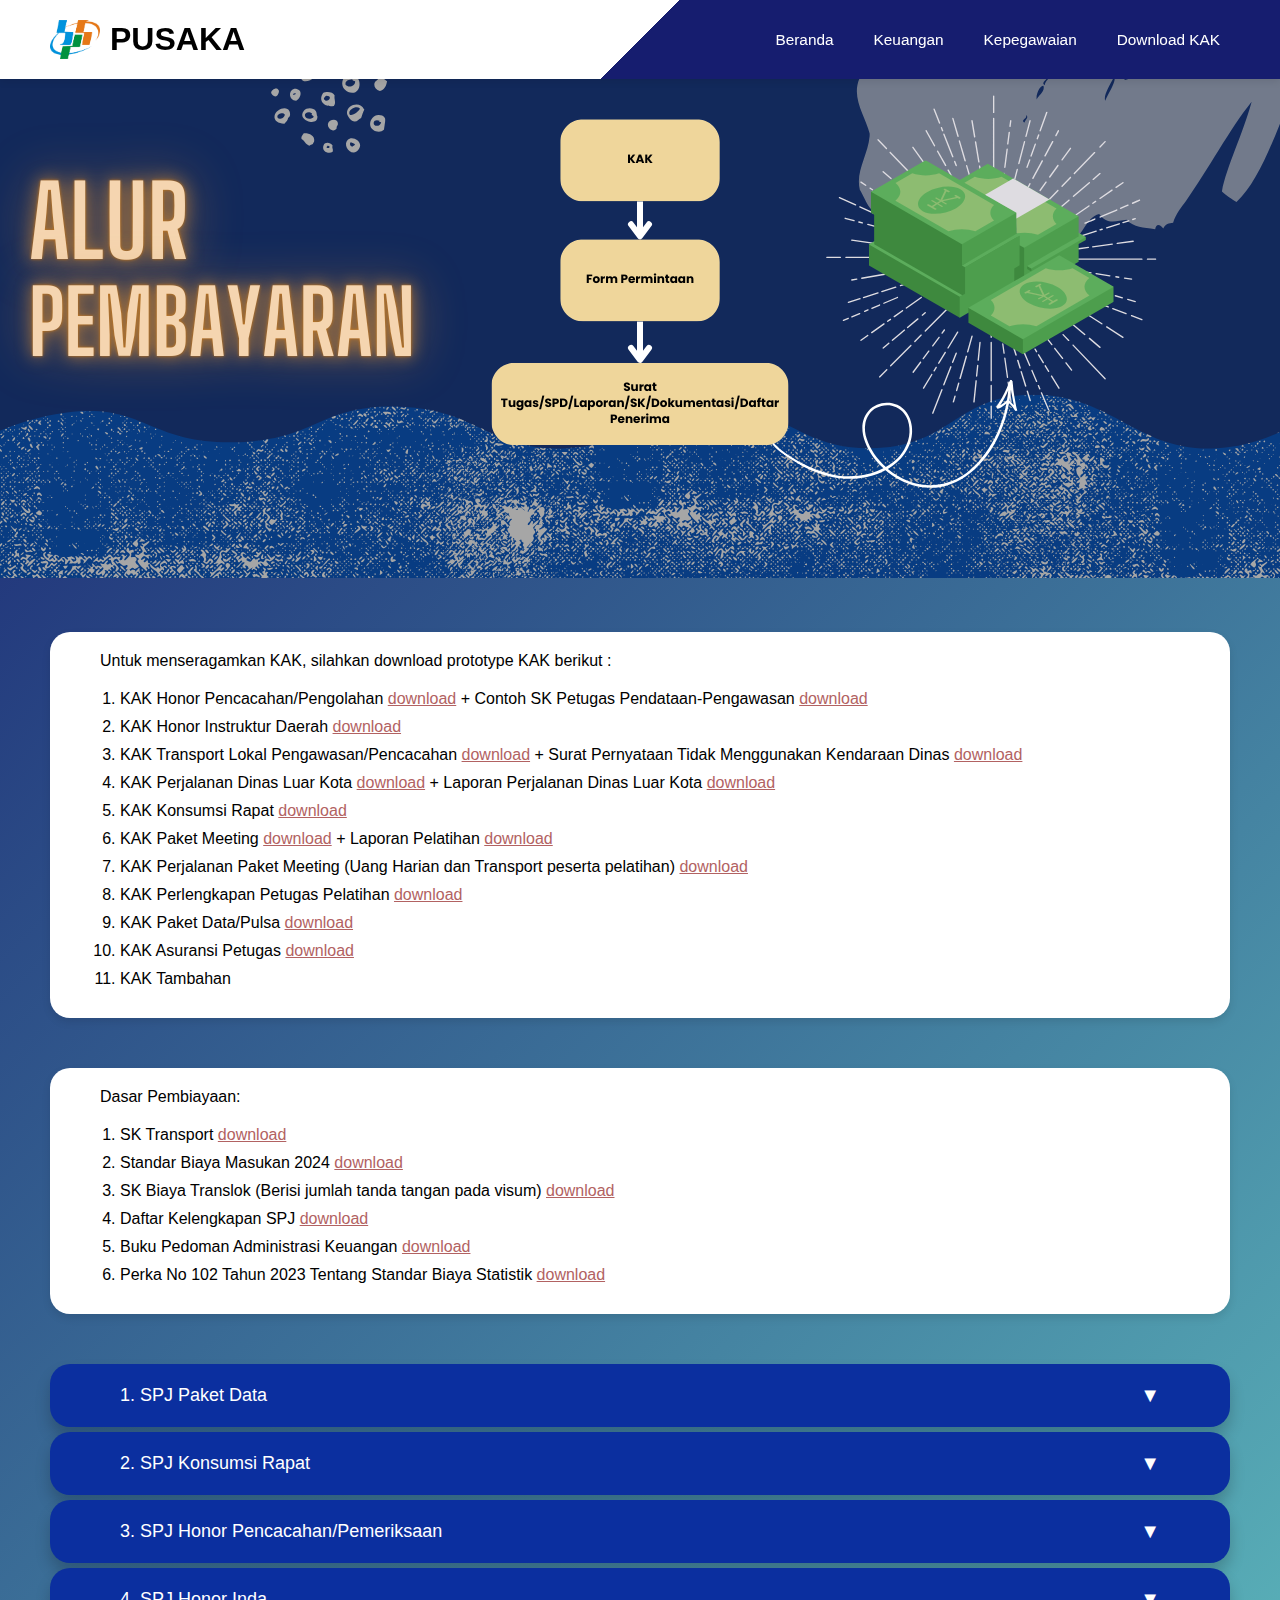
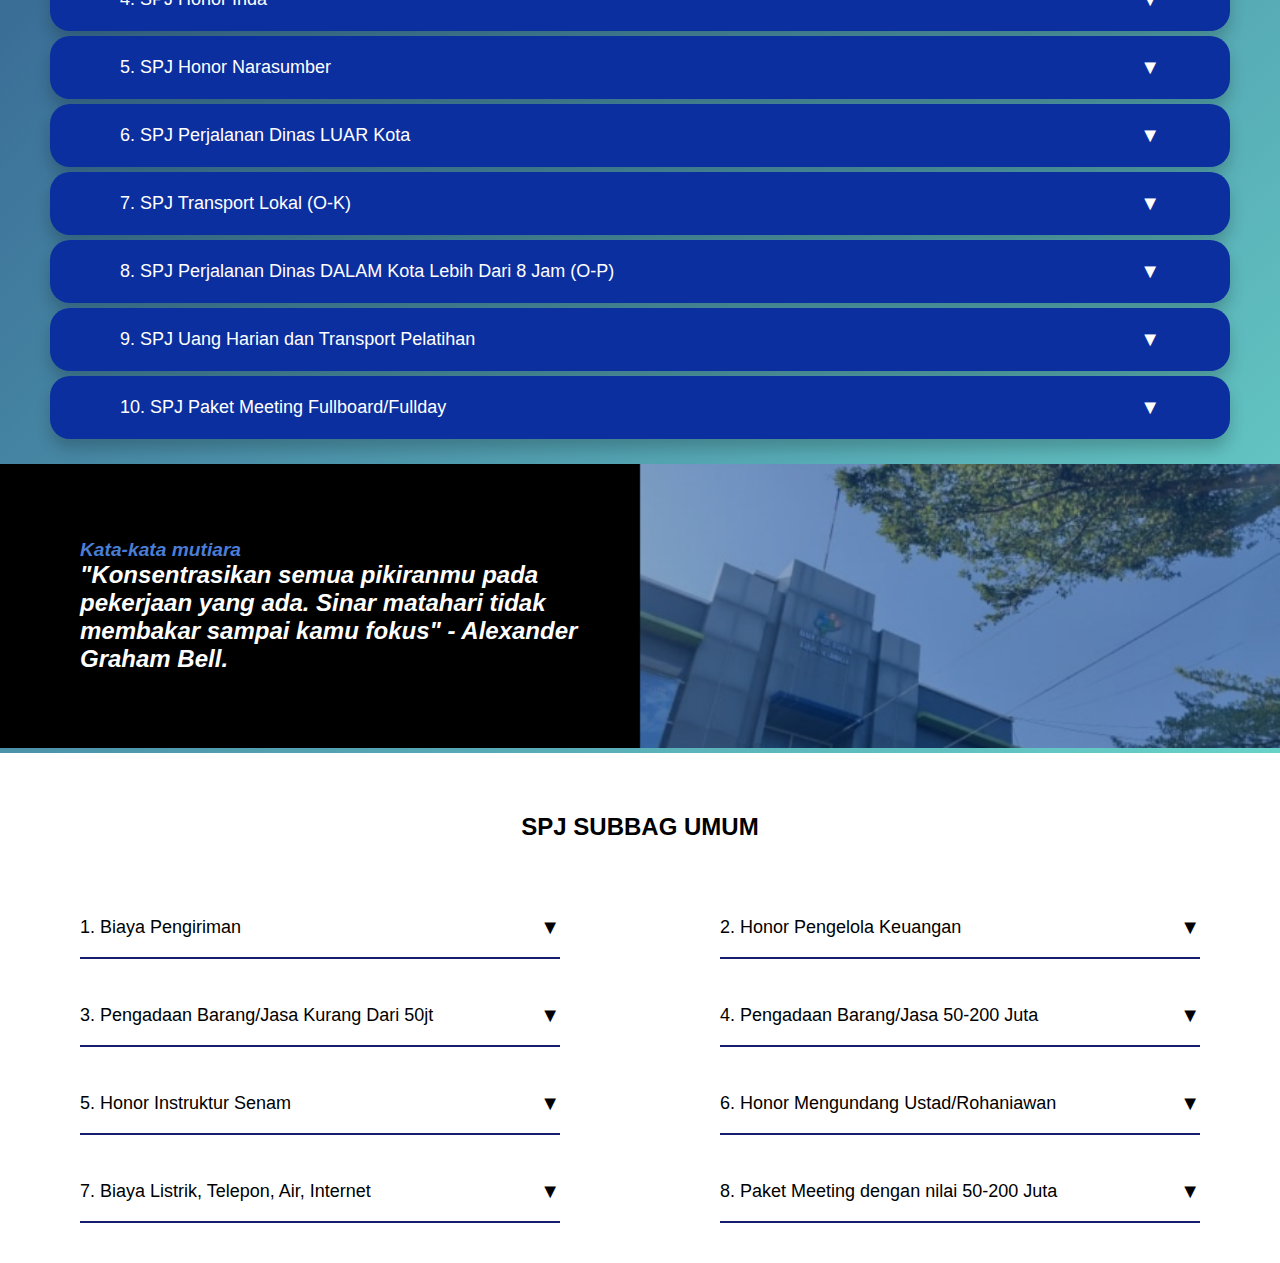
<file: downloadkak.html>
<!DOCTYPE html>
<html lang="en">
<head>
    <meta charset="UTF-8">
    <meta name="viewport" content="width=device-width, initial-scale=1.0">
    <title>Dashboard</title>
    <link rel="stylesheet" href="downloadkak.css">
</head>
<body>
    <header class="header">
        <div class="container">
            <div class="logo">
                <img src="bps_logo.png" alt="Logo">
                <h1>PUSAKA</h1>
            </div>
            <nav class="nav">
                <button class="hamburger" onclick="toggleMenu()">&#9776;</button>
            <ul>
                <li><a href="index.html">Beranda</a></li>
                <li><a href="keuangan.html">Keuangan</a></li>
                <li><a href="kepegawaian.html">Kepegawaian</a></li>
                <li><a href="downloadkak.html">Download KAK</a></li>
            </ul>
        </nav>
        </div>
    </header>
    <div class="card">
        <img src="alur_pembayaran.png">
    </div>
    <div class="card-1">
        <p>Untuk menseragamkan KAK, silahkan download prototype KAK berikut : </p>
        <ul>
            <li>KAK Honor Pencacahan/Pengolahan <a href="https://docs.google.com/document/d/1mTXMMhJjM-t87t6UUxYsHz511i8ZIOOX/edit">download</a> + Contoh SK Petugas Pendataan-Pengawasan <a href="https://docs.google.com/document/d/1ohRD6cSDXsfwS8-gCcslEMasldqaG3d_/edit">download</a></li>
            <li>KAK Honor Instruktur Daerah <a href="https://docs.google.com/document/d/13fGq-zqymWbvEEnCeI77T_qFrsY0uvo6/edit">download</a></li>
            <li>KAK Transport Lokal Pengawasan/Pencacahan <a href="https://docs.google.com/document/d/1TEqc5XPnqgK9eyzZz2dcdoliP-660iFv/edit">download</a> + Surat Pernyataan Tidak Menggunakan Kendaraan Dinas <a href="https://docs.google.com/document/d/1VUHlMzF-_lR6Z977oOvEppI_xcUQ3lPh/edit">download</a></li>
            <li>KAK Perjalanan Dinas Luar Kota <a href="https://docs.google.com/document/d/1Y41Wdi87zZ5GooET2_lTvz5UdufJBmyv/edit">download</a> + Laporan Perjalanan Dinas Luar Kota <a href="https://docs.google.com/document/d/1-_4HKVIXEUIuoj7zutTmGiGNrQQ3Rg9F/edit">download</a></li>
            <li>KAK Konsumsi Rapat <a href="https://docs.google.com/document/d/1-ygBMLA2E1ZwyVoYN1WOANlywLEwnOTS/edit">download</a></li>
            <li>KAK Paket Meeting <a href="https://docs.google.com/document/d/1i3FF2IsVMqzxhKAUwYYG1QmjIL-4_CO3/edit">download</a> + Laporan Pelatihan <a href="https://drive.google.com/file/d/1OuxgO22tUV1py0hUZx2cyJpk_qdxjD4k/view?usp=drive_link">download</a></li>
            <li>KAK Perjalanan Paket Meeting (Uang Harian dan Transport peserta pelatihan) <a href="https://docs.google.com/document/d/1i3FF2IsVMqzxhKAUwYYG1QmjIL-4_CO3/edit">download</a></li>
            <li>KAK Perlengkapan Petugas Pelatihan <a href="https://docs.google.com/document/d/1ocxaOWjF3436HJWK9d_RYMzyQsZZSeBc/edit">download</a></li>
            <li>KAK Paket Data/Pulsa <a href="https://docs.google.com/document/d/17pws3X5XpnWYFh6PhMsU02T_IZosLMyn/edit?usp=drive_link&ouid=108031119024720033255&rtpof=true&sd=true">download</a></li> 
            <li>KAK Asuransi Petugas <a href="https://docs.google.com/document/d/1oqc1BQZlrtiND6v2ozs7LrJH5qdPvdaE/edit?usp=drive_link&ouid=108031119024720033255&rtpof=true&sd=true">download</a></li>
            <li>KAK Tambahan</li>
        </ul>
    </div>
    <div class="card-2">
        <p>Dasar Pembiayaan:</p>
        <ul>
            <li>SK Transport <a href="https://drive.google.com/file/d/1pE9tRyUE06-_D5s44vpdV2_vvc_CL1u9/view">download</a></li>
            <li>Standar Biaya Masukan 2024 <a href="https://drive.google.com/file/d/1kEH4L4SSE5R9vUG71GI1B5YSzDu7jLPO/view">download</a></li>
            <li>SK Biaya Translok (Berisi jumlah tanda tangan pada visum) <a href="https://drive.google.com/file/d/1qJ35u3GnWbcUqhdZfov-x5xRXeiaTeED/view">download</a></li>
            <li>Daftar Kelengkapan SPJ <a href="https://drive.google.com/file/d/1bg1Wu4BB5xxV5oerwiMLj5mxORaX-fgW/view">download</a></li>
            <li>Buku Pedoman Administrasi Keuangan <a href="https://drive.google.com/file/d/1jAZ1akra65utKXYLLSPZTggpT_t1Gqpm/view">download</a></li>
            <li>Perka No 102 Tahun 2023 Tentang Standar Biaya Statistik <a href="https://drive.google.com/file/d/1b-jRH1FCIr2pwMl3TdEh00e8Hb60HZQB/view">download</a></li>
        </ul>
    </div>
    <div class="collapsible-container">
        <button class="collapsible">1. SPJ Paket Data<span class="arrow">&#9660;</span></button>
        <div class="content">
            <img src="paket data.png" alt="Gambar" class="dropdown-image">
        </div>
    </div>
    <div class="collapsible-container">
        <button class="collapsible">2. SPJ Konsumsi Rapat<span class="arrow">&#9660;</span></button>
        <div class="content">
            <img src="Konsumsi.png" alt="Gambar" class="dropdown-image">
        </div>
    </div>
    <div class="collapsible-container">
        <button class="collapsible">3. SPJ Honor Pencacahan/Pemeriksaan<span class="arrow">&#9660;</span></button>
        <div class="content">
            <img src="honor pencacahan.png" alt="Gambar" class="dropdown-image">
        </div>
    </div>
    <div class="collapsible-container">
        <button class="collapsible">4. SPJ Honor Inda<span class="arrow">&#9660;</span></button>
        <div class="content">
            <img src="honor inda.png" alt="Gambar" class="dropdown-image">
        </div>
    </div>
    <div class="collapsible-container">
        <button class="collapsible">5. SPJ Honor Narasumber<span class="arrow">&#9660;</span></button>
        <div class="content">
            <img src="honor narasumber.png" alt="Gambar" class="dropdown-image">
        </div>
    </div>
    <div class="collapsible-container">
        <button class="collapsible">6. SPJ Perjalanan Dinas LUAR Kota<span class="arrow">&#9660;</span></button>
        <div class="content">
            <img src="perjalanan dinas luar.png" alt="Gambar" class="dropdown-image">
        </div>
    </div>
    <div class="collapsible-container">
        <button class="collapsible">7. SPJ Transport Lokal (O-K)<span class="arrow">&#9660;</span></button>
        <div class="content">
            <img src="transport lokal.png" alt="Gambar" class="dropdown-image">
        </div>
    </div>
    <div class="collapsible-container">
        <button class="collapsible">8. SPJ Perjalanan Dinas DALAM Kota Lebih Dari 8 Jam (O-P)<span class="arrow">&#9660;</span></button>
        <div class="content">
            <img src="perjalanan dinas dalam.png" alt="Gambar" class="dropdown-image">
        </div>
    </div>
    <div class="collapsible-container">
        <button class="collapsible">9. SPJ Uang Harian dan Transport Pelatihan<span class="arrow">&#9660;</span></button>
        <div class="content">
            <img src="uang harian.png" alt="Gambar" class="dropdown-image">
        </div>
    </div>
    <div class="collapsible-container">
        <button class="collapsible">10. SPJ Paket Meeting Fullboard/Fullday<span class="arrow">&#9660;</span></button>
        <div class="content">
            <img src="paket meeting.png" alt="Gambar" class="dropdown-image">
        </div>
    </div>
    <div class="pemisah-container">
        <div class="kata">
            <h6>Kata-kata mutiara</h6>
            <h3>"Konsentrasikan semua pikiranmu pada pekerjaan yang ada. Sinar matahari tidak membakar sampai kamu fokus" - Alexander Graham Bell.</h3>
        </div>
        <div class="kosong">
        </div>
    </div>
    <div class="card-4">
        <h2>SPJ SUBBAG UMUM</h2>
    </div>
    <div class="collapsible-container-grid">
        <div class="collapsible-item">
            <button class="collapsible-2">1. Biaya Pengiriman<span class="arrow">&#9660;</span></button>
            <div class="content">
                <img src="biayapengiriman.png" alt="Gambar" class="dropdown-image">
            </div>
        </div>
        <div class="collapsible-item">
            <button class="collapsible-2">2. Honor Pengelola Keuangan<span class="arrow">&#9660;</span></button>
            <div class="content">
                <img src="honorpengelola.png" alt="Gambar" class="dropdown-image">
            </div>
        </div>
        <div class="collapsible-item">
            <button class="collapsible-2">3. Pengadaan Barang/Jasa Kurang Dari 50jt<span class="arrow">&#9660;</span></button>
            <div class="content">
                <img src="pengadaanbarang50jt.png" alt="Gambar" class="dropdown-image">
            </div>
        </div>
        <div class="collapsible-item">
            <button class="collapsible-2">4. Pengadaan Barang/Jasa 50-200 Juta<span class="arrow">&#9660;</span></button>
            <div class="content">
                <img src="pengadaanbaranf50-200jt.png" alt="Gambar" class="dropdown-image">
            </div>
        </div>
        <div class="collapsible-item">
            <button class="collapsible-2">5. Honor Instruktur Senam<span class="arrow">&#9660;</span></button>
            <div class="content">
                <img src="honorinstruktur.png" alt="Gambar" class="dropdown-image">
            </div>
        </div>
        <div class="collapsible-item">
            <button class="collapsible-2">6. Honor Mengundang Ustad/Rohaniawan<span class="arrow">&#9660;</span></button>
            <div class="content">
                <img src="honorustad.png" alt="Gambar" class="dropdown-image">
            </div>
        </div>
        <div class="collapsible-item">
            <button class="collapsible-2">7. Biaya Listrik, Telepon, Air, Internet<span class="arrow">&#9660;</span></button>
            <div class="content">
                <img src="biayalistrik.png" alt="Gambar" class="dropdown-image">
            </div>
        </div>
        <div class="collapsible-item">
            <button class="collapsible-2">8. Paket Meeting dengan nilai 50-200 Juta<span class="arrow">&#9660;</span></button>
            <div class="content">
                <img src="paketmeeting.png" alt="Gambar" class="dropdown-image">
            </div>
        </div>
        </div>
    </div>    
    <script src="script.js"></script>
</body>
</html>
</file>
<file: downloadkak.css>
/* Resetting default browser styles */
* {
    margin: 0;
    padding: 0;
    box-sizing: border-box;
}

body {
    font-family: 'Arial', sans-serif;
    background: linear-gradient(135deg,  #161D6F 0%, #74ebd5 100%);
    padding-top: 78px; /* Memberikan padding untuk menghindari konten tertutup header */
}

.header {
    background: linear-gradient(135deg,  #ffffff 50%,#161D6F 30%);
    color: black;
    padding: 20px 0;
    position: fixed; /* Membuat header tetap di tempat */
    top: 0;
    left: 0;
    right: 0;
    z-index: 1000; /* Agar header selalu berada di atas konten lainnya */
    box-shadow: 0 2px 8px rgba(0, 0, 0, 0.1);
}

.container {
    display: flex;
    justify-content: space-between;
    align-items: center;
    margin: 0 auto;
    padding-left: 50px;
    padding-right: 50px;
}

.logo {
    display: flex;
    align-items: center
}

.logo img {
    width: 50px;
    height: auto;
    margin-right: 10px;
}

.logo h1 {
    color: rgb(0, 0, 0);
    font-size: 2rem;
    font-weight: bold;
}

.nav ul {
    list-style: none;
    display: flex;
    gap: 20px;
}

.nav ul li {
    position: relative;
}

.nav ul li a {
    text-decoration: none;
    color: rgb(255, 255, 255);
    font-size: 1.2vw;
    padding-left: 10px;
    padding-right: 10px;
    padding-top: 10px;
    padding-bottom: 10px;
}

.nav ul li a:hover {
    background-color: #ffffff;
    color: #000000;
    padding-left: 10px;
    padding-right: 10px;
    padding-top: 10px;
    padding-bottom: 10px;
    border-radius: 10px;
}
.card {
    text-align: center;
}
.card img {
    width: 100%;  /* Memastikan gambar mengambil lebar penuh */
}
.card-1, .card-2 {
    background-color: #ffffff;
    padding-left: 50px;
    padding-right: 50px;
    padding-bottom: 20px;
    padding-top: 20px;
    border-radius: 20px;
    margin: 50px;
    box-shadow: 0 4px 8px rgba(0, 0, 0, 0.1);
    transition: 
        transform 0.3s ease-in-out, 
        box-shadow 0.3s ease-in-out, 
        background-color 0.3s ease-in-out;
}

.card-1 li, .card-2 li {
    list-style-type: decimal;
    margin-left: 20px;
    margin-bottom: 10px;
}

.card-1 li a, .card-2 li a {
    color: #b26262;
}

.card-1 p, .card-2 p {
    margin-bottom: 20px; /* Jarak antara paragraf dan daftar */
}

.collapsible-container {
    padding-left:50px;
    padding-right: 50px;
}
/* Collapsible button styling */
.collapsible {
    background-color: #0B2F9F;
    color: white;
    cursor: pointer;
    padding-left:70px;
    padding-right:70px;
    padding-top: 20px;
    padding-bottom: 20px;
    width: 100%;
    border: none;
    border-radius: 20px;
    text-align: left;
    outline: none;
    font-size: 18px;
    transition: background-color 0.3s ease;
    box-shadow: 0 10px 15px rgba(0, 0, 0, 0.2);
    display: flex;
    margin-top: 5px;
    justify-content: space-between;
    align-items: center;
}

.collapsible:hover {
    background-color: #161D6F;
}

.arrow {
    font-size: 20px;
    transition: transform 0.3s ease;
}

/* Collapsible content styling */
.content {
    padding: 0 18px;
    display: none;
    overflow: hidden;
    background-color: #ffffff;
    
    border-radius: 20px;
}

/* Membesarkan gambar dalam collapsible */
.dropdown-image {
    width: 100%;             /* Memenuhi lebar kontainer */
    max-width: 800px;         /* Ukuran maksimum gambar */
    margin: 20px auto;
    display: block;
    border-radius: 10px;
    box-shadow: 0 4px 8px rgba(0, 0, 0, 0.1); /* Menambahkan bayangan untuk efek estetika */
}

.pemisah-container {
    display: flex;
    justify-content: space-between;
    align-items: center;
    width: 100%;
    padding: 20px;
    background-image: url('pemisah.png');
    background-size: 100%; /* Atau gunakan contain jika ingin gambar sepenuhnya terlihat */
    background-position: center; /* Pusatkan gambar jika menggunakan cover */
    background-repeat: no-repeat; /* Jangan ulangi gambar latar belakang */
    font-family: 'Gill Sans', 'Gill Sans MT', Calibri, 'Trebuchet MS', sans-serif;
    margin-top: 20px;
}

.kata, .kosong {
    width: 50%; /* Masing-masing div mengambil 50% dari lebar kontainer */
    padding: 60px;
}

.kata h6 {
    font-size: 1.2rem;
    color: #4a7dd5;
    font-style: oblique;
}

.kata h3 {
    font-size: 1.5rem;
    color: #ffffff;
    font-style: oblique;
}

.card-4 {
    padding-top: 60px;
    padding-bottom: 40px;
    text-align: center;
    background-color:#ffffff;
}

.collapsible-container-grid {
    display: flex;
    flex-wrap: wrap; /* Membuat elemen menjadi lebih dari satu baris */
    justify-content: space-between;
    background-color: #ffffff;
    padding-bottom: 30px;
}

.collapsible-item {
    flex: 1 1 calc(50% - 20px); /* Membuat dua kolom dengan jarak */
    margin: 10px;
}
.collapsible-2 {
    background-color:  #ffffff;
    color: rgb(0, 0, 0);
    cursor: pointer;
    padding-left:70px;
    padding-right:70px;
    padding-top: 20px;
    padding-bottom: 20px;
    width: 100%;
    border: none;
    border-radius: 20px;
    text-align: left;
    outline: none;
    font-size: 18px;
    transition: background-color 0.3s ease;
    display: flex;
    margin-top: 5px;
    justify-content: space-between;
    align-items: center;
    position: relative;
}

/* Garis bawah untuk teks */
.collapsible-2::after {
    content: '';
    display: block;
    position: absolute;
    left: 70px; /* Sesuaikan dengan padding kiri jika perlu */
    right: 70px; /* Sesuaikan dengan padding kanan jika perlu */
    bottom: 0;
    height: 2px; /* Ketebalan garis */
    background-color: #161D6F; /* Warna garis bawah */
}

.hamburger {
    display: none;
}

/* Kelas aktif yang memindahkan nav ul ke dalam layar */
.nav ul.active {
    left: 0; /* Muncul dari kiri */
}

@media screen and (max-width: 768px) {
    body {
        padding-top: 48px;
    }
    .header {
        padding: 10px 0;
        position: fixed; /* Membuat header tetap di tempat */
        top: 0;
        left: 0;
        right: 0;
        z-index: 1000; 
    }

    .container {
        padding: 0 30px; /* Mengurangi padding di samping */
    }

    .nav ul {
        position: fixed;
        top: 0;
        left: -100%; /* Awalnya di luar layar */
        width: 250px; /* Lebar menu saat muncul */
        height: 100%;
        background-color: #161D6F;
        display: flex;
        position: fixed;
        flex-direction: column;
        gap: 10px;
        padding: 20px;
        transition: left 0.3s ease; /* Efek transisi saat muncul */
        z-index: 1000; /* Supaya menu berada di atas konten lainnya */
    }

    .nav ul li {
        margin: 10px 0;
    }

    .nav ul li a {
        color: white;
        font-size: 1.2rem;
        text-decoration: none;
    }

    .logo h1 {
        font-size: 1.2rem; /* Sesuaikan dengan ukuran yang diinginkan */
    }

    /* Perkecil ukuran gambar logo */
    .logo img {
        width: 30px; /* Atur ukuran gambar logo lebih kecil */
    }

    /* Tampilkan hamburger */
    .hamburger {
        display: block;
        font-size: 20px;
        background: none;
        border: none;
        color: #ffffff;
        cursor: pointer;
        z-index: 1001; /* Di atas menu navigasi */
    }

    .card-1, .card-2 {
        padding-left: 20px;
        padding-right: 20px;
        margin: 20px;
    }

    .card-1 p, .card-2 p {
        font-size: 0.6rem; /* Mengurangi ukuran font paragraf */
        margin-bottom: 5px;
    }

    .card-1 li, .card-2 li {
        font-size: 0.6rem; /* Mengurangi ukuran font daftar */
        margin-bottom: 2px;
    }

    .collapsible-container {
        padding-left: 20px;
        padding-right: 20px;
    }

    .collapsible {
        padding-left: 20px;
        padding-right: 20px;
        padding-top: 10px;
        padding-bottom: 10px;
        font-size: 0.8rem;
        margin-top: 5px; /* Jarak antar collapsible saat di layar kecil */
    }

    .arrow {
        font-size: 16px;
    }

    .content {
        padding: 0 10px; /* Mengurangi padding konten collapsible */
    }

    .dropdown-image {
        max-width: 100%; /* Menyesuaikan lebar gambar dengan lebar layar */
        margin: 10px 0; /* Mengurangi margin gambar */
    }

    .pemisah-container {
        flex-direction: column; /* Ubah tata letak menjadi kolom */
        padding: 20px; /* Kurangi padding agar lebih cocok di layar kecil */
        background-size: 100%; /* Pastikan gambar background menyesuaikan ukuran kontainer */
        text-align: left; /* Pusatkan teks pada layar kecil */
    }

    .kata, .kosong {
        width: 100%; /* Masing-masing div mengambil lebar penuh */
        padding-left: 20px;
        padding-right: 250px;
        padding-top: 0px;
        padding-bottom: 0px;
    }

    .kata h6 {
        font-size: 0.2rem; /* Sesuaikan ukuran font lebih kecil */
        color: #4a7dd5;
        font-style: oblique;
    }

    .kata h3 {
        font-size: 0.4rem; /* Ukuran font lebih kecil */
        color: #ffffff;
        font-style: oblique;
    }

    .card-4 {
        font-size: 0.6rem;
        padding-top: 40px;
    }

    .collapsible-container-grid {
        padding-bottom: 20px; /* Mengurangi padding bawah untuk layar kecil */
    }

    .collapsible-item {
        flex: 1 1 calc(100% - 20px); /* Membuat satu kolom dengan jarak */
        margin: 10px;
    }

    .collapsible-2 {
        padding-left: 20px;
        padding-right: 20px;
        padding-top: 15px;
        padding-bottom: 15px;
        font-size: 16px;
    }

    .collapsible-2::after {
        left: 20px; /* Sesuaikan dengan padding kiri */
        right: 20px; /* Sesuaikan dengan padding kanan */
    }
}
</file>
